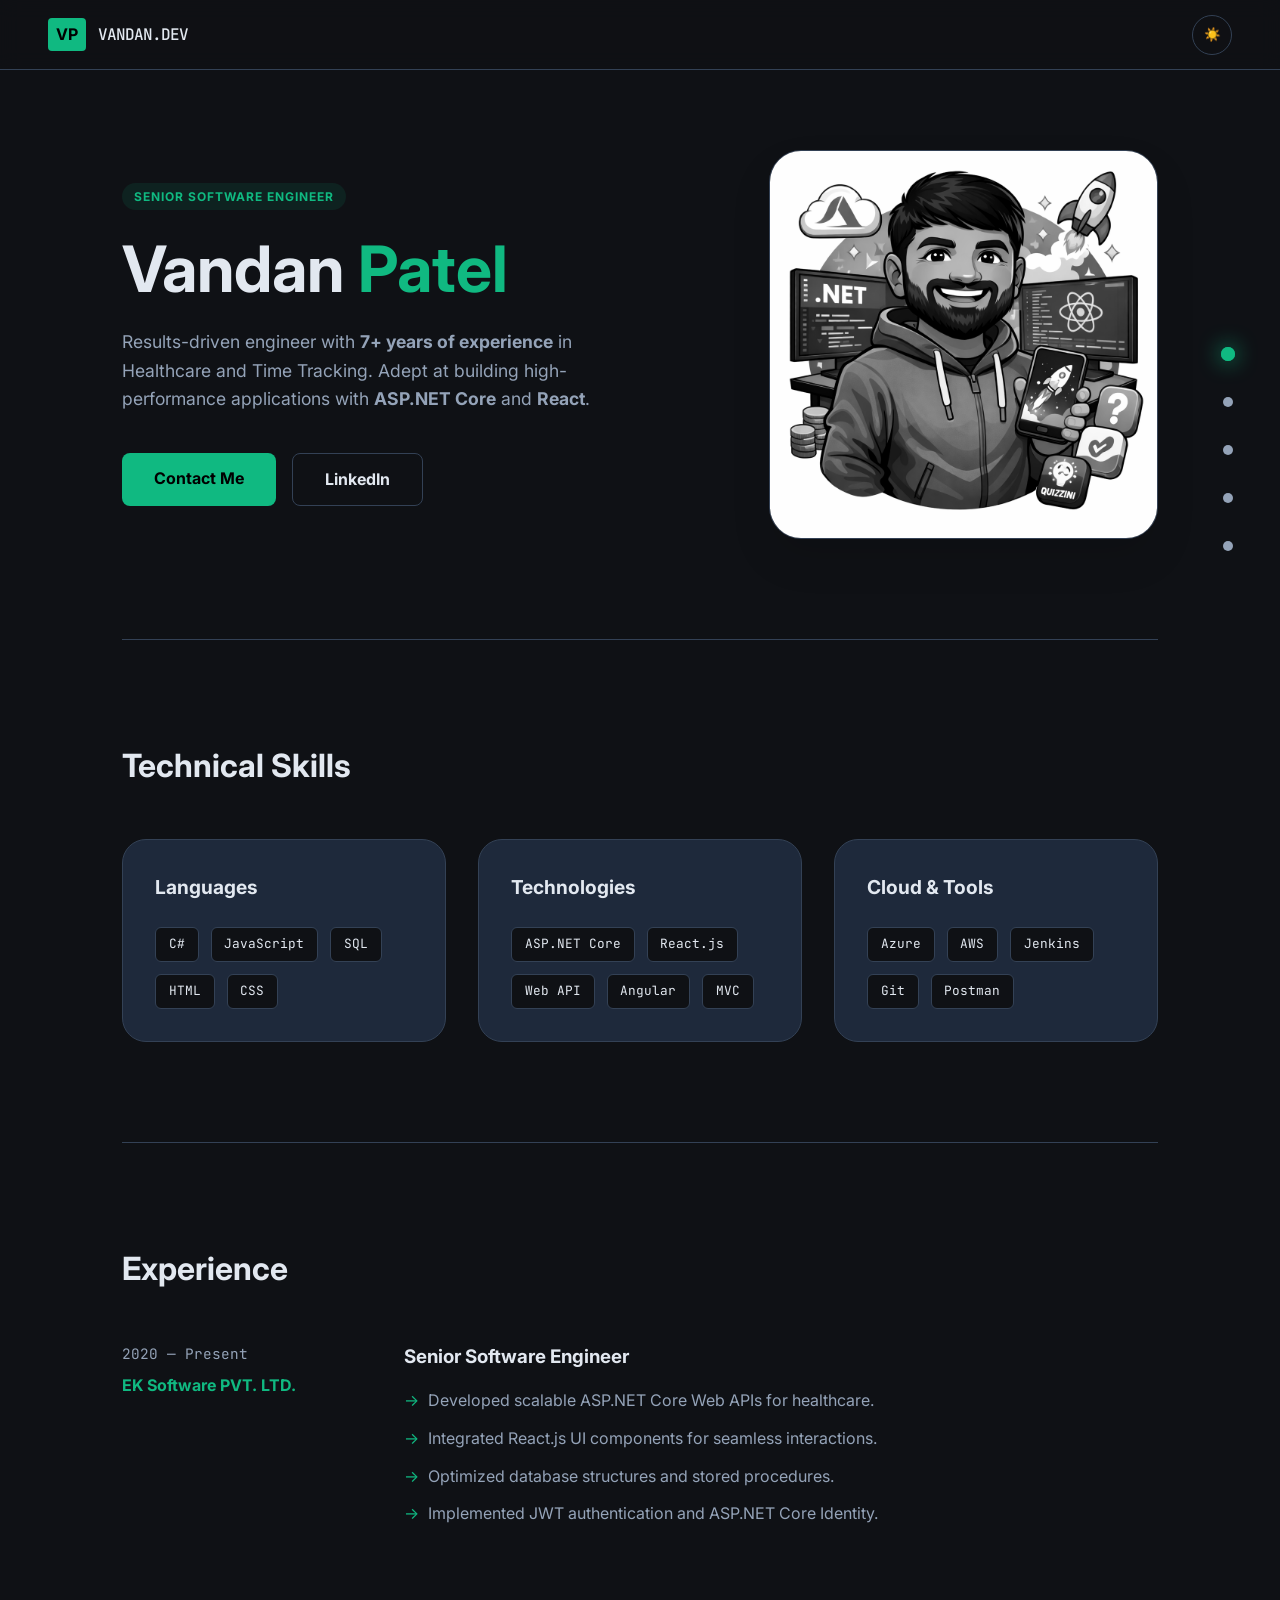
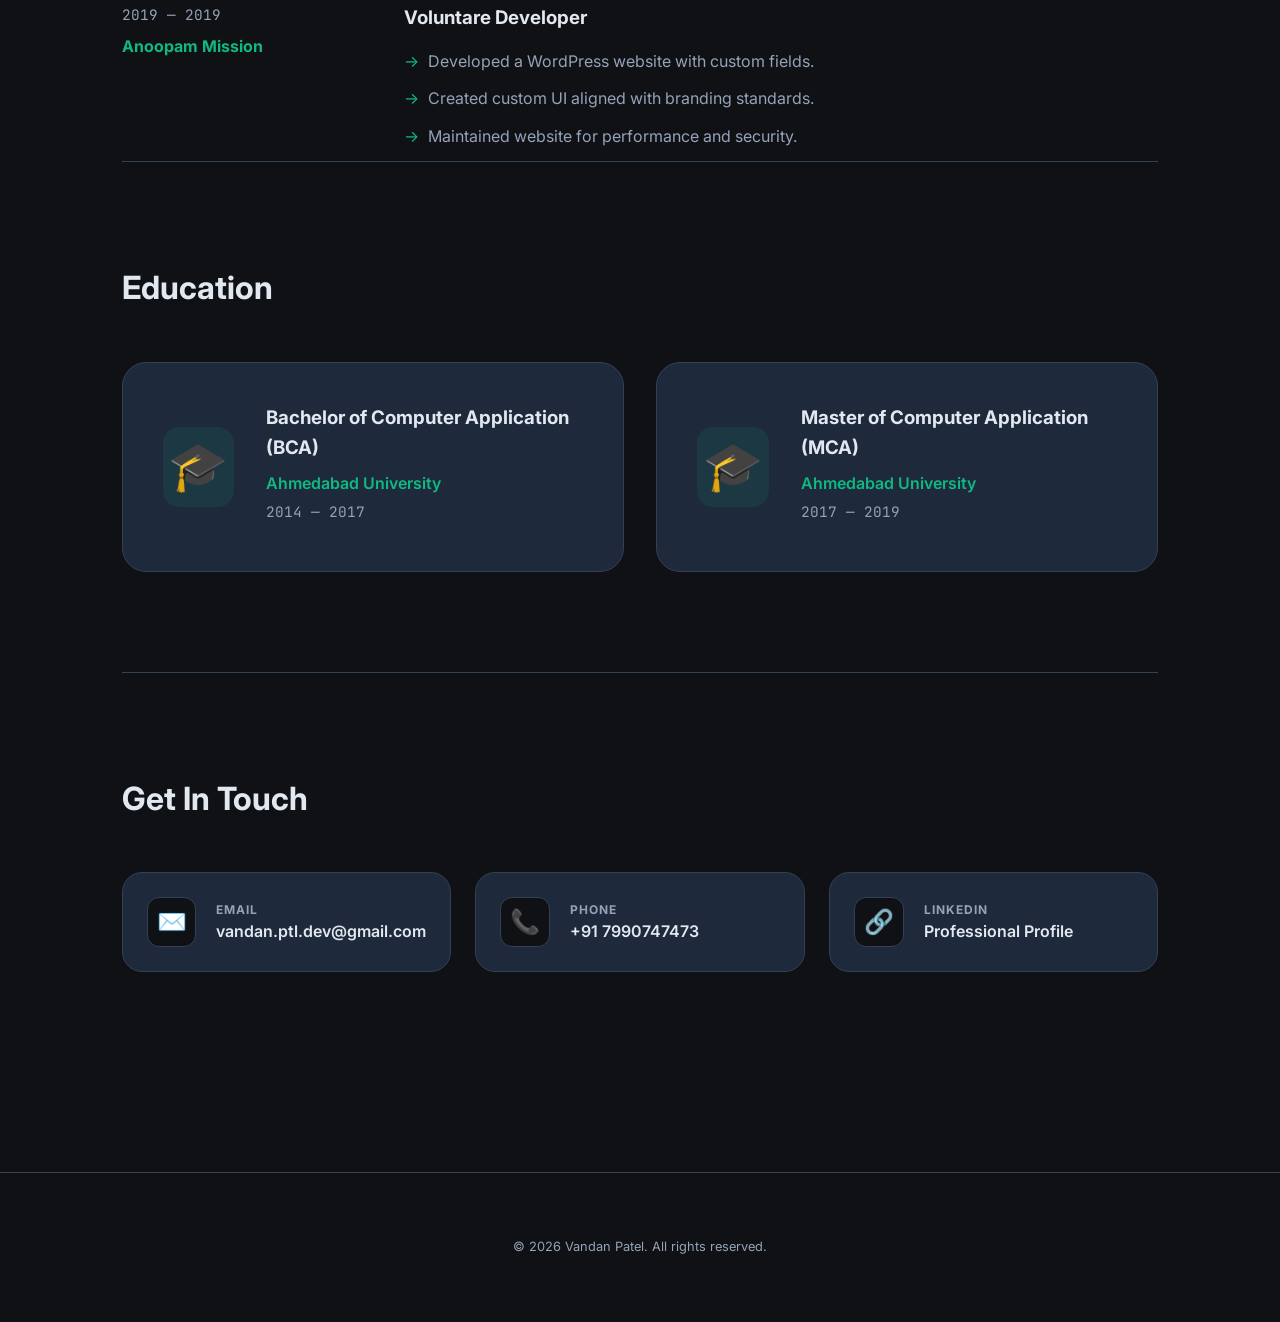
<file: index.html>
<!DOCTYPE html>
<html lang="en" data-theme="dark">
<head>
    <meta charset="UTF-8">
    <meta name="viewport" content="width=device-width, initial-scale=1.0">
    <title>Vandan Patel | Senior Full Stack Engineer | ASP.NET Core & React Expert</title>
    <meta name="description" content="Vandan Patel is a Senior Software Engineer with 7+ years of experience specializing in ASP.NET Core, React, and Healthcare technology. Available for freelance and full-stack development.">
    <meta name="keywords" content="Vandan Patel, Senior Software Engineer, Full Stack Developer, ASP.NET Core, React Developer, Freelance Developer, Healthcare Technology, Software Engineer Portfolio">
    <meta name="author" content="Vandan Patel">
    
    <!-- Open Graph / Facebook -->
    <meta property="og:type" content="website">
    <meta property="og:url" content="https://vandanptl.github.io">
    <meta property="og:title" content="Vandan Patel | Senior Full Stack Engineer">
    <meta property="og:description" content="7+ years of experience in building high-performance applications with ASP.NET Core and React.">
    <meta property="og:image" content="vandan_ai.png">

    <!-- Twitter -->
    <meta property="twitter:card" content="summary_large_image">
    <meta property="twitter:url" content="https://vandanptl.github.io">
    <meta property="twitter:title" content="Vandan Patel | Senior Full Stack Engineer">
    <meta property="twitter:description" content="7+ years of experience in building high-performance applications with ASP.NET Core and React.">
    <meta property="twitter:image" content="vandan_ai.png">

    <!-- Google tag (gtag.js) -->
    <script async src="https://www.googletagmanager.com/gtag/js?id=G-LNVLDL5CC3"></script>
    <script>
    window.dataLayer = window.dataLayer || [];
    function gtag(){dataLayer.push(arguments);}
    gtag('js', new Date());

    gtag('config', 'G-LNVLDL5CC3');
    </script>

    <!-- Structured Data -->
    <script type="application/ld+json">
    {
      "@context": "https://schema.org/",
      "@type": "Person",
      "name": "Vandan Patel",
      "url": "https://vandanptl.github.io",
      "image": "vandan_ai.png",
      "sameAs": [
        "https://www.linkedin.com/in/vandan-patel-3b794811b/"
      ],
      "jobTitle": "Senior Software Engineer",
      "worksFor": {
        "@type": "Organization",
        "name": "EK Software PVT. LTD."
      },
      "description": "Senior Software Engineer with 7+ years of experience in ASP.NET Core and React."
    }
    </script>

    <link rel="stylesheet" href="style.css">
    <link rel="icon" href="data:image/svg+xml,<svg xmlns=%22http://www.w3.org/2000/svg%22 viewBox=%220 0 100 100%22><text y=%22.9em%22 font-size=%2290%22>👨‍💻</text></svg>">
    <link rel="preconnect" href="https://fonts.googleapis.com">
    <link rel="preconnect" href="https://fonts.gstatic.com" crossorigin>
    <link href="https://fonts.googleapis.com/css2?family=Inter:wght@400;600;700&family=JetBrains+Mono:wght@500&display=swap" rel="stylesheet">
</head>
<body>
    <header class="top-bar">
        <div class="header-container flex-between">
            <div class="logo">
                <span class="logo-box">VP</span>
                <span class="logo-text">VANDAN.DEV</span>
            </div>
            <div class="header-actions">
                <button id="theme-toggle" class="theme-btn" aria-label="Toggle dark mode">
                    <span class="icon-sun">☀️</span>
                    <span class="icon-moon">🌙</span>
                </button>
                <button id="menu-toggle" class="menu-toggle-btn" aria-label="Open menu">
                    <span class="hamburger"></span>
                </button>
            </div>
        </div>
    </header>

    <nav class="dot-nav">
        <a href="#about" class="dot-link" data-label="About">
            <span class="dot"></span>
        </a>
        <a href="#skills" class="dot-link" data-label="Skills">
            <span class="dot"></span>
        </a>
        <a href="#experience" class="dot-link" data-label="Experience">
            <span class="dot"></span>
        </a>
        <a href="#education" class="dot-link" data-label="Education">
            <span class="dot"></span>
        </a>
        <a href="#contact" class="dot-link" data-label="Contact">
            <span class="dot"></span>
        </a>
    </nav>

    <div id="mobile-menu" class="mobile-menu">
        <button id="menu-close" class="menu-close-btn" aria-label="Close menu">
            <span class="close-icon"></span>
        </button>
        <div class="mobile-menu-content">
            <a href="#about" class="mobile-link">About</a>
            <a href="#skills" class="mobile-link">Skills</a>
            <a href="#experience" class="mobile-link">Experience</a>
            <a href="#education" class="mobile-link">Education</a>
            <a href="#contact" class="mobile-link">Contact</a>
        </div>
    </div>

    <main class="max-width">
        <section id="about" class="hero">
            <div class="hero-content">
                <span class="badge">Senior Software Engineer</span>
                <h1>Vandan <span class="accent">Patel</span></h1>
                <p class="hero-desc">
                    Results-driven engineer with <strong>7+ years of experience</strong> in Healthcare and Time Tracking. 
                    Adept at building high-performance applications with <strong>ASP.NET Core</strong> and <strong>React</strong>.
                </p>
                <div class="cta-group">
                    <a href="mailto:vandan.ptl.dev@gmail.com" class="btn btn-primary">Contact Me</a>
                    <a href="https://www.linkedin.com/in/vandan-patel-3b794811b/" target="_blank" class="btn btn-secondary">LinkedIn</a>
                </div>
            </div>
            <div class="hero-image">
                <div class="image-container">
                    <img src="vandan_ai.png" alt="Vandan Patel - Senior Software Engineer and Full Stack Developer" referrerPolicy="no-referrer">
                </div>
            </div>
        </section>

        <section id="skills" class="section">
            <h2 class="section-title">Technical Skills</h2>
            <div class="skills-grid">
                <div class="skill-card">
                    <h3>Languages</h3>
                    <div class="tags">
                        <span>C#</span><span>JavaScript</span><span>SQL</span><span>HTML</span><span>CSS</span>
                    </div>
                </div>
                <div class="skill-card">
                    <h3>Technologies</h3>
                    <div class="tags">
                        <span>ASP.NET Core</span><span>React.js</span><span>Web API</span><span>Angular</span><span>MVC</span>
                    </div>
                </div>
                <div class="skill-card">
                    <h3>Cloud & Tools</h3>
                    <div class="tags">
                        <span>Azure</span><span>AWS</span><span>Jenkins</span><span>Git</span><span>Postman</span>
                    </div>
                </div>
            </div>
        </section>

        <section id="experience" class="section">
            <h2 class="section-title">Experience</h2>
            <div class="timeline">
                <div class="timeline-item">
                    <div class="timeline-meta">
                        <span class="date">2020 — Present</span>
                        <span class="company">EK Software PVT. LTD.</span>
                    </div>
                    <div class="timeline-content">
                        <h3>Senior Software Engineer</h3>
                        <ul>
                            <li>Developed scalable ASP.NET Core Web APIs for healthcare.</li>
                            <li>Integrated React.js UI components for seamless interactions.</li>
                            <li>Optimized database structures and stored procedures.</li>
                            <li>Implemented JWT authentication and ASP.NET Core Identity.</li>
                        </ul>
                    </div>
                </div>
                <div class="timeline-item">
                    <div class="timeline-meta">
                        <span class="date">2019 — 2019</span>
                        <span class="company">Anoopam Mission</span>
                    </div>
                    <div class="timeline-content">
                        <h3>Voluntare Developer</h3>
                        <ul>
                            <li>Developed a WordPress website with custom fields.</li>
                            <li>Created custom UI aligned with branding standards.</li>
                            <li>Maintained website for performance and security.</li>
                        </ul>
                    </div>
                </div>
            </div>
        <section id="education" class="section">
            <h2 class="section-title">Education</h2>
            <div class="educations-grid">
                <div class="education-card">
                    <div class="edu-icon">🎓</div>
                    <div class="edu-info">
                        <h3>Bachelor of Computer Application (BCA)</h3>
                        <p class="university">Ahmedabad University</p>
                        <p class="date">2014 — 2017</p>
                    </div>
                </div>
                <div class="education-card">
                    <div class="edu-icon">🎓</div>
                    <div class="edu-info">
                        <h3>Master of Computer Application (MCA)</h3>
                        <p class="university">Ahmedabad University</p>
                        <p class="date">2017 — 2019</p>
                    </div>
                </div>
            </div>
        </section>

        <section id="contact" class="section">
            <h2 class="section-title">Get In Touch</h2>
            <div class="contact-grid">
                <a href="mailto:vandan.ptl.dev@gmail.com" class="contact-card">
                    <div class="contact-icon">✉️</div>
                    <div class="contact-info">
                        <span class="label">Email</span>
                        <span class="value">vandan.ptl.dev@gmail.com</span>
                    </div>
                </a>
                <a href="tel:+917990747473" class="contact-card">
                    <div class="contact-icon">📞</div>
                    <div class="contact-info">
                        <span class="label">Phone</span>
                        <span class="value">+91 7990747473</span>
                    </div>
                </a>
                <a href="https://www.linkedin.com/in/vandan-patel-3b794811b/" target="_blank" class="contact-card">
                    <div class="contact-icon">🔗</div>
                    <div class="contact-info">
                        <span class="label">LinkedIn</span>
                        <span class="value">Professional Profile</span>
                    </div>
                </a>
            </div>
        </section>
    </main>

    <footer class="footer">
        <div class="max-width">
            <p>© 2026 Vandan Patel. All rights reserved.</p>
        </div>
    </footer>

    <button id="go-top" class="go-top-btn" aria-label="Go to top">↑</button>

    <script src="script.js"></script>
</body>
</html>
</file>
<file: style.css>
:root {
    --bg: #ffffff;
    --text: #1a1a1a;
    --text-muted: #666666;
    --accent: #10b981;
    --card-bg: #f9f9f9;
    --border: #eeeeee;
    --header-bg: rgba(255, 255, 255, 0.8);
    --transition: 0.3s ease;
}

[data-theme="dark"] {
    --bg: #0f1115;
    --text: #e2e8f0;
    --text-muted: #94a3b8;
    --accent: #10b981;
    --card-bg: #1e293b;
    --border: #334155;
    --header-bg: rgba(15, 17, 21, 0.8);
}

* {
    margin: 0;
    padding: 0;
    box-sizing: border-box;
}

html {
    scroll-behavior: smooth;
}

body {
    font-family: 'Inter', sans-serif;
    background-color: var(--bg);
    color: var(--text);
    transition: background-color var(--transition), color var(--transition);
    line-height: 1.6;
}

.max-width {
    max-width: 1100px;
    margin: 0 auto;
    padding: 0 2rem;
}

.flex-between {
    display: flex;
    justify-content: space-between;
    align-items: center;
}

/* Top Bar */
.top-bar {
    position: fixed;
    top: 0;
    width: 100%;
    z-index: 1000;
    background-color: var(--header-bg);
    backdrop-filter: blur(10px);
    border-bottom: 1px solid var(--border);
    height: 70px;
    display: flex;
    align-items: center;
}

.header-container {
    width: 100%;
    padding: 0 3rem;
}

.logo {
    display: flex;
    align-items: center;
    gap: 0.75rem;
}

.logo-box {
    background-color: var(--accent);
    color: #000;
    font-weight: 700;
    padding: 0.25rem 0.5rem;
    border-radius: 4px;
}

.logo-text {
    font-family: 'JetBrains Mono', monospace;
    font-weight: 500;
    letter-spacing: -1px;
}

.header-actions {
    display: flex;
    align-items: center;
    gap: 1rem;
}

/* Hamburger Button */
.menu-toggle-btn {
    display: none;
    background: none;
    border: none;
    cursor: pointer;
    width: 40px;
    height: 40px;
    position: relative;
    z-index: 2000;
}

.hamburger {
    display: block;
    width: 24px;
    height: 2px;
    background-color: var(--text);
    position: absolute;
    top: 50%;
    left: 50%;
    transform: translate(-50%, -50%);
    transition: background-color 0.3s ease;
}

.hamburger::before,
.hamburger::after {
    content: '';
    display: block;
    width: 24px;
    height: 2px;
    background-color: var(--text);
    position: absolute;
    left: 0;
    transition: transform 0.3s ease;
}

.hamburger::before { top: -8px; }
.hamburger::after { bottom: -8px; }

.menu-toggle-btn.active .hamburger {
    background-color: transparent;
}

.menu-toggle-btn.active .hamburger::before {
    transform: translateY(8px) rotate(45deg);
}

.menu-toggle-btn.active .hamburger::after {
    transform: translateY(-8px) rotate(-45deg);
}

/* Mobile Menu Overlay */
.mobile-menu {
    position: fixed;
    top: 0;
    left: 0;
    width: 100%;
    height: 100vh;
    background-color: var(--bg);
    z-index: 1500;
    display: flex;
    align-items: center;
    justify-content: center;
    clip-path: circle(0% at 90% 5%);
    transition: clip-path 0.8s cubic-bezier(0.77, 0, 0.175, 1);
    visibility: hidden;
}

.mobile-menu.active {
    clip-path: circle(150% at 90% 5%);
    visibility: visible;
}

.menu-close-btn {
    position: absolute;
    top: 1.5rem;
    right: 1.5rem;
    background: none;
    border: 1px solid var(--border);
    width: 45px;
    height: 45px;
    border-radius: 50%;
    cursor: pointer;
    display: flex;
    align-items: center;
    justify-content: center;
    transition: var(--transition);
}

.menu-close-btn:hover {
    border-color: var(--accent);
    transform: rotate(90deg);
}

.close-icon {
    position: relative;
    width: 20px;
    height: 20px;
}

.close-icon::before,
.close-icon::after {
    content: '';
    position: absolute;
    top: 50%;
    left: 0;
    width: 100%;
    height: 2px;
    background-color: var(--text);
}

.close-icon::before { transform: rotate(45deg); }
.close-icon::after { transform: rotate(-45deg); }

.mobile-menu-content {
    display: flex;
    flex-direction: column;
    align-items: center;
    gap: 2rem;
}

.mobile-link {
    font-size: 2rem;
    font-weight: 700;
    color: var(--text);
    text-decoration: none;
    text-transform: uppercase;
    letter-spacing: 2px;
    transition: all 0.3s ease;
    opacity: 0;
    transform: translateY(20px);
}

.mobile-menu.active .mobile-link {
    opacity: 1;
    transform: translateY(0);
}

.mobile-menu.active .mobile-link:nth-child(1) { transition-delay: 0.1s; }
.mobile-menu.active .mobile-link:nth-child(2) { transition-delay: 0.2s; }
.mobile-menu.active .mobile-link:nth-child(3) { transition-delay: 0.3s; }
.mobile-menu.active .mobile-link:nth-child(4) { transition-delay: 0.4s; }
.mobile-menu.active .mobile-link:nth-child(5) { transition-delay: 0.5s; }

.mobile-link:hover {
    color: var(--accent);
    transform: scale(1.1);
}

/* Dot Navigation */
.dot-nav {
    position: fixed;
    right: 2.5rem;
    top: 50%;
    transform: translateY(-50%);
    z-index: 1000;
    display: flex;
    flex-direction: column;
    gap: 1.5rem;
    animation: float 6s ease-in-out infinite;
}

@keyframes float {
    0%, 100% { transform: translateY(-50%) translateX(0); }
    50% { transform: translateY(-52%) translateX(-5px); }
}

.dot-link {
    position: relative;
    display: flex;
    align-items: center;
    justify-content: center;
    width: 24px;
    height: 24px;
    text-decoration: none;
}

.dot {
    width: 10px;
    height: 10px;
    background-color: var(--text-muted);
    border-radius: 50%;
    transition: all 0.4s cubic-bezier(0.175, 0.885, 0.32, 1.275);
    position: relative;
}

.dot-link:hover .dot,
.dot-link.active .dot {
    background-color: var(--accent);
    transform: scale(1.4);
    box-shadow: 0 0 15px var(--accent);
}

/* Pulse animation for active dot */
.dot-link.active .dot::after {
    content: '';
    position: absolute;
    top: 50%;
    left: 50%;
    width: 100%;
    height: 100%;
    background-color: var(--accent);
    border-radius: 50%;
    transform: translate(-50%, -50%);
    animation: pulse 2s infinite;
    z-index: -1;
}

@keyframes pulse {
    0% { transform: translate(-50%, -50%) scale(1); opacity: 0.8; }
    100% { transform: translate(-50%, -50%) scale(3); opacity: 0; }
}

/* Label on hover */
.dot-link::before {
    content: attr(data-label);
    position: absolute;
    right: 35px;
    background-color: var(--accent);
    color: #000;
    padding: 0.4rem 0.8rem;
    border-radius: 6px;
    font-size: 0.75rem;
    font-weight: 700;
    text-transform: uppercase;
    letter-spacing: 1px;
    opacity: 0;
    transform: translateX(10px);
    transition: all 0.3s ease;
    pointer-events: none;
    white-space: nowrap;
}

.dot-link:hover::before {
    opacity: 1;
    transform: translateX(0);
}

/* Theme Toggle */
.theme-btn {
    background: none;
    border: 1px solid var(--border);
    padding: 0.5rem;
    border-radius: 50%;
    cursor: pointer;
    display: flex;
    align-items: center;
    justify-content: center;
    color: var(--text);
    transition: var(--transition);
    width: 40px;
    height: 40px;
}

.theme-btn:hover {
    border-color: var(--accent);
}

[data-theme="dark"] .icon-sun { display: block; }
[data-theme="dark"] .icon-moon { display: none; }
[data-theme="light"] .icon-sun { display: none; }
[data-theme="light"] .icon-moon { display: block; }

/* Hero */
.hero {
    padding: 150px 0 100px;
    display: grid;
    grid-template-columns: 1.2fr 0.8fr;
    gap: 4rem;
    align-items: center;
}

/* Layout Adjustment */
main, footer {
    margin-left: 0;
}

.max-width {
    max-width: 1100px;
    margin: 0 auto;
    padding: 0 2rem;
}

.badge {
    display: inline-block;
    padding: 0.25rem 0.75rem;
    background-color: rgba(16, 185, 129, 0.1);
    color: var(--accent);
    border-radius: 100px;
    font-size: 0.75rem;
    font-weight: 700;
    text-transform: uppercase;
    letter-spacing: 1px;
    margin-bottom: 1.5rem;
}

h1 {
    font-size: 4rem;
    line-height: 1.1;
    margin-bottom: 1.5rem;
}

.accent {
    color: var(--accent);
}

.hero-desc {
    font-size: 1.1rem;
    color: var(--text-muted);
    max-width: 500px;
    margin-bottom: 2.5rem;
}

.cta-group {
    display: flex;
    gap: 1rem;
}

.btn {
    padding: 0.8rem 2rem;
    border-radius: 8px;
    text-decoration: none;
    font-weight: 700;
    transition: var(--transition);
}

.btn-primary {
    background-color: var(--accent);
    color: #000;
}

.btn-primary:hover {
    opacity: 0.9;
    transform: translateY(-2px);
}

.btn-secondary {
    border: 1px solid var(--border);
    color: var(--text);
}

.btn-secondary:hover {
    background-color: var(--card-bg);
}

.image-container {
    border-radius: 2rem;
    overflow: hidden;
    border: 1px solid var(--border);
    box-shadow: 0 20px 40px rgba(0,0,0,0.1);
}

.image-container img {
    width: 100%;
    display: block;
    filter: grayscale(100%);
    transition: var(--transition);
}

.image-container:hover img {
    filter: grayscale(0%);
}

/* Sections */
.section {
    padding: 100px 0;
    border-top: 1px solid var(--border);
}

.section-title {
    font-size: 2rem;
    margin-bottom: 3rem;
}

/* Skills */
.skills-grid {
    display: grid;
    grid-template-columns: repeat(auto-fit, minmax(300px, 1fr));
    gap: 2rem;
}

.skill-card {
    background-color: var(--card-bg);
    padding: 2rem;
    border-radius: 1.5rem;
    border: 1px solid var(--border);
}

.skill-card h3 {
    margin-bottom: 1.5rem;
    font-size: 1.2rem;
}

.tags {
    display: flex;
    flex-wrap: wrap;
    gap: 0.75rem;
}

.tags span {
    background-color: var(--bg);
    border: 1px solid var(--border);
    padding: 0.4rem 0.8rem;
    border-radius: 6px;
    font-size: 0.8rem;
    font-family: 'JetBrains Mono', monospace;
}

/* Timeline */
.timeline {
    display: flex;
    flex-direction: column;
    gap: 4rem;
}

.timeline-item {
    display: grid;
    grid-template-columns: 250px 1fr;
    gap: 2rem;
}

.timeline-meta {
    display: flex;
    flex-direction: column;
}

.date {
    font-family: 'JetBrains Mono', monospace;
    color: var(--text-muted);
    font-size: 0.9rem;
    margin-bottom: 0.5rem;
}

.company {
    font-weight: 700;
    color: var(--accent);
}

.timeline-content h3 {
    margin-bottom: 1rem;
}

.timeline-content ul {
    list-style: none;
}

.timeline-content li {
    margin-bottom: 0.75rem;
    color: var(--text-muted);
    position: relative;
    padding-left: 1.5rem;
}

.timeline-content li::before {
    content: "→";
    position: absolute;
    left: 0;
    color: var(--accent);
}

/* Education */
.educations-grid {
    display: grid;
    grid-template-columns: repeat(auto-fit, minmax(300px, 1fr));
    gap: 2rem;
}

.education-card {
    background-color: var(--card-bg);
    padding: 2.5rem;
    border-radius: 1.5rem;
    border: 1px solid var(--border);
    display: flex;
    gap: 2rem;
    align-items: center;
    max-width: 700px;
}

.edu-icon {
    font-size: 3rem;
    background: rgba(16, 185, 129, 0.1);
    width: 80px;
    height: 80px;
    display: flex;
    align-items: center;
    justify-content: center;
    border-radius: 1rem;
}

.edu-info h3 {
    margin-bottom: 0.5rem;
}

.university {
    color: var(--accent);
    font-weight: 600;
    margin-bottom: 0.25rem;
}

/* Contact */
.contact-grid {
    display: grid;
    grid-template-columns: repeat(auto-fit, minmax(280px, 1fr));
    gap: 1.5rem;
}

.contact-card {
    background-color: var(--card-bg);
    padding: 1.5rem;
    border-radius: 1.25rem;
    border: 1px solid var(--border);
    display: flex;
    align-items: center;
    gap: 1.25rem;
    text-decoration: none;
    color: inherit;
    transition: var(--transition);
}

.contact-card:hover {
    border-color: var(--accent);
    transform: translateY(-3px);
}

.contact-icon {
    font-size: 1.5rem;
    width: 50px;
    height: 50px;
    background: var(--bg);
    border: 1px solid var(--border);
    display: flex;
    align-items: center;
    justify-content: center;
    border-radius: 12px;
}

.contact-info {
    display: flex;
    flex-direction: column;
}

.label {
    font-size: 0.75rem;
    text-transform: uppercase;
    letter-spacing: 1px;
    color: var(--text-muted);
    font-weight: 700;
}

.value {
    font-weight: 600;
}

/* Footer */
.footer {
    padding: 4rem 0;
    text-align: center;
    border-top: 1px solid var(--border);
    color: var(--text-muted);
    font-size: 0.8rem;
}

/* Go Top Button */
.go-top-btn {
    position: fixed;
    bottom: 2rem;
    right: 2rem;
    width: 50px;
    height: 50px;
    background-color: var(--accent);
    color: #000;
    border: none;
    border-radius: 50%;
    cursor: pointer;
    font-size: 1.5rem;
    display: none;
    align-items: center;
    justify-content: center;
    box-shadow: 0 10px 20px rgba(0,0,0,0.2);
    transition: var(--transition);
    z-index: 1000;
}

.go-top-btn:hover {
    transform: translateY(-5px);
}

/* Mobile */
@media (max-width: 1024px) {
    .dot-nav {
        display: none;
    }

    .menu-toggle-btn {
        display: flex;
        align-items: center;
        justify-content: center;
    }

    .top-bar {
        padding: 0 1.5rem;
    }

    .hero {
        grid-template-columns: 1fr;
        text-align: center;
        padding-top: 120px;
    }

    .hero-desc {
        margin: 0 auto 2.5rem;
    }

    .cta-group {
        justify-content: center;
    }

    .timeline-item {
        grid-template-columns: 1fr;
    }

    h1 {
        font-size: 3rem;
    }
}
</file>
